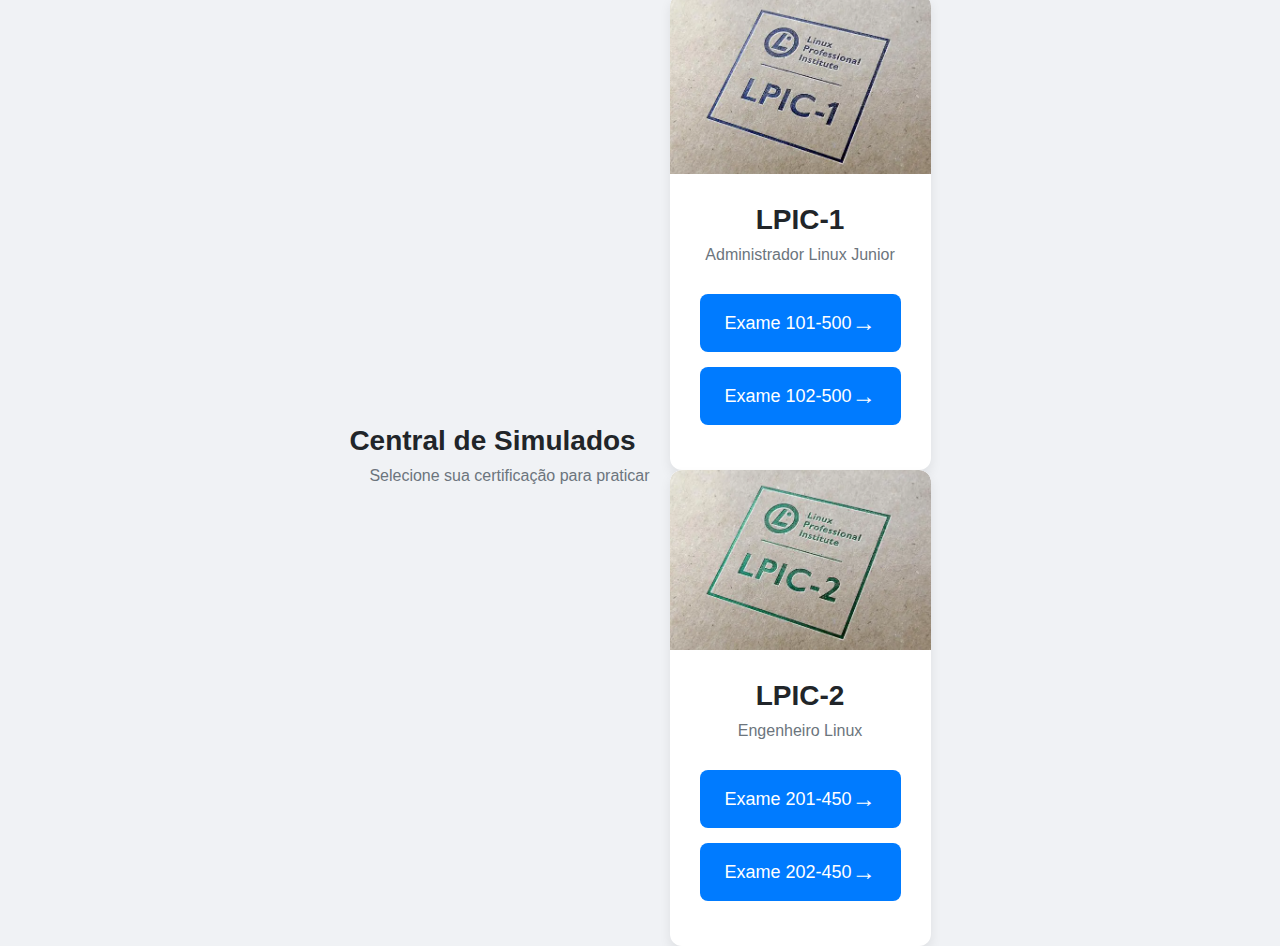
<file: index.html>
<!DOCTYPE html>
<html lang="pt-BR">
<head>
    <meta charset="UTF-8">
    <meta name="viewport" content="width=device-width, initial-scale=1.0">
    <title>Portal de Simulados Linux</title>
    <link rel="stylesheet" href="css/style.css?v=2"></head>
<body>

    <div class="page-header">
        <h1>Central de Simulados</h1>
        <p class="subtitle">Selecione sua certificação para praticar</p>
    </div>

    <div class="main-grid">

        <div class="container">
            <div class="cover-image-container">
                <img src="images/LPIC-1_0.webp" alt="Capa do Quiz LPIC-1">
            </div>

            <h1>LPIC-1</h1>
            <p class="subtitle">Administrador Linux Junior</p>

            <a href="quiz.html?assunto=lpic101" class="quiz-link">
                <span>Exame 101-500</span>
                <span>&rarr;</span>
            </a>
            <a href="quiz.html?assunto=lpic102" class="quiz-link">
                <span>Exame 102-500</span>
                <span>&rarr;</span>
            </a>
        </div>

        <div class="container">
            <div class="cover-image-container">
                <img src="images/LPIC-2_0.webp" alt="Capa do Quiz LPIC-2">
            </div>

            <h1>LPIC-2</h1>
            <p class="subtitle">Engenheiro Linux</p>

            <a href="quiz.html?assunto=lpic201" class="quiz-link">
                <span>Exame 201-450</span>
                <span>&rarr;</span>
            </a>
            <a href="quiz.html?assunto=lpic202" class="quiz-link">
                <span>Exame 202-450</span>
                <span>&rarr;</span>
            </a>
        </div>

        </div>

</body>
</html>
</file>
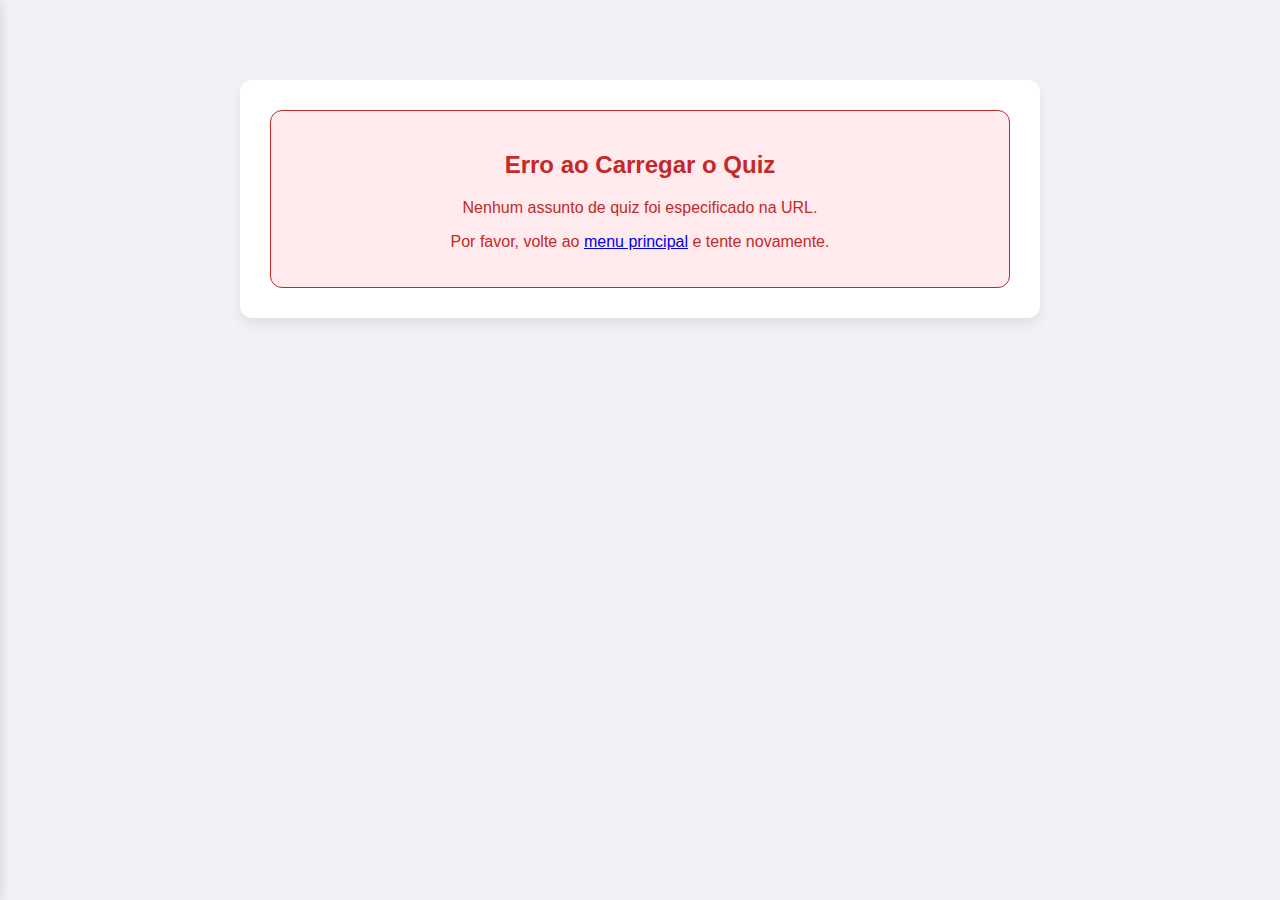
<file: quiz.html>
<!DOCTYPE html>
<html lang="pt-BR">
<head>
    <meta charset="UTF-8">
    <meta name="viewport" content="width=device-width, initial-scale=1.0">
    <title>Quiz LPIC-2</title>
    <link rel="stylesheet" href="css/quiz.css?v=3">
</head>
<body>

    <div style="position: fixed; top: 15px; left: 15px; z-index: 1001; display: flex; gap: 10px;">
    
        <button id="menu-toggle" class="hamburger-btn" aria-label="Abrir menu">
            <span></span>
            <span></span>
            <span></span>
        </button>

        <button id="theme-toggle" class="hamburger-btn" aria-label="Alternar Tema" style="font-size: 1.2rem;">
            🌙
        </button>

    </div>

    <div id="nav-overlay" class="overlay"></div>
    
    <nav id="nav-menu" class="nav-drawer">
        <h3>Navegar Questões</h3>
        <ul id="question-list">
            </ul>
    </nav>

    <div class="quiz-container">
        <div class="error-container" id="error-box" style="display: none;">
            <h2>Erro ao Carregar o Quiz</h2>
            <p id="error-message"></p>
            <p>Por favor, volte ao <a href="index.html">menu principal</a> e tente novamente.</p>
        </div>

        <div id="quiz-content">
            <div class="question-header">
                <h2 id="question-title">Carregando pergunta...</h2>
                <p id="progress">Pergunta 1/X</p>
            </div>
            
            <div id="answers" class="answers">
                </div>
            
            <div id="explanation-box" class="explanation-container" style="display: none;">
                </div>

            <div class="quiz-footer">
                <button id="next-btn" class="action-btn">Próxima</button>
            </div>
        </div>

        <div id="score-box" class="score-container" style="display: none;">
            <h2 id="score-title">Quiz Finalizado!</h2>
            <p id="score-text">Você acertou X de Y perguntas.</p>
            </div>
    </div>

    <script src="js/quiz.js" defer></script>
</body>
</html>
</file>
<file: css/style.css>
/* Estilos da página principal (index.html) */

body {
    font-family: -apple-system, BlinkMacSystemFont, "Segoe UI", Roboto, Helvetica, Arial, sans-serif;
    background-color: #f0f2f5;
    display: flex;
    justify-content: center;
    align-items: center;
    height: 100vh;
    margin: 0;
    padding: 20px;
}

.container {
    text-align: center;
    background-color: #fff;
    /* Mais padding e borda mais arredondada */
    padding-bottom: 30px; /* Reduz padding-bottom para que a imagem "grude" menos */
    border-radius: 12px;
    /* Sombra mais suave */
    box-shadow: 0 6px 12px rgba(0,0,0,0.08);
    max-width: 450px;
    width: 100%;
    box-sizing: border-box;
    overflow: hidden; /* Garante que a imagem arredondada não "escape" */
}

/* --- Estilos da Imagem de Capa --- */
.cover-image-container {
    width: 100%;
    height: 180px; /* Altura fixa para a imagem */
    overflow: hidden; /* Para garantir que a imagem se ajuste */
    border-top-left-radius: 12px; /* Arredonda as bordas superiores */
    border-top-right-radius: 12px;
    margin-bottom: 30px; /* Espaço entre a imagem e o título */
}
.cover-image-container img {
    width: 100%;
    height: 100%;
    object-fit: cover; /* Faz a imagem cobrir o container sem distorcer */
    display: block; /* Remove espaço extra abaixo da imagem */
}
/* --- Fim dos Estilos da Imagem de Capa --- */

h1 {
    color: #212529;
    margin-top: 0;
    margin-bottom: 10px; /* Reduz margem inferior do título */
    font-size: 28px;
}

.subtitle {
    color: #6c757d;
    font-size: 16px;
    margin-top: 0;
    margin-bottom: 30px; /* Mantém a margem para separar dos botões */
    padding: 0 20px; /* Adiciona padding lateral para o subtítulo */
}

.quiz-link {
    display: flex;
    justify-content: space-between;
    align-items: center;
    background-color: #007bff;
    color: white;
    padding: 15px 25px;
    margin: 15px 30px; /* Adiciona margem horizontal aos botões */
    border-radius: 8px;
    text-decoration: none;
    font-size: 18px;
    font-weight: 500;
    transition: all 0.2s ease-in-out;
}
.quiz-link:hover {
    background-color: #0056b3;
    transform: scale(1.03);
    box-shadow: 0 4px 15px rgba(0,123,255,0.25);
}

.quiz-link span:last-child {
    font-size: 24px;
    font-weight: bold;
    transition: transform 0.2s ease-in-out;
}
.quiz-link:hover span:last-child {
    transform: translateX(5px);
}
</file>
<file: css/quiz.css>
/* css/quiz.css - Versão Final Gold */

/* =========================================
   ESTILOS GERAIS E BASE
   ========================================= */
body {
    font-family: -apple-system, BlinkMacSystemFont, "Segoe UI", Roboto, Helvetica, Arial, sans-serif;
    background-color: #f0f2f5;
    margin: 0;
    padding: 0;
}

/* --- Menu Hambúrguer e Botões (COM CORREÇÃO MOBILE) --- */
.hamburger-btn {
    background: #fff;
    border: 1px solid #ccc;
    border-radius: 8px;
    padding: 0;
    margin: 0;
    cursor: pointer;
    box-shadow: 0 2px 5px rgba(0,0,0,0.1);
    width: 45px;
    height: 45px;
    
    /* --- FIX PARA MOBILE (iOS/Android) --- */
    -webkit-appearance: none; /* Remove estilo nativo iOS */
    appearance: none;         /* Remove estilo nativo Android */
    line-height: 1;           /* Remove espaçamento vertical do texto/emoji */
    touch-action: manipulation;
    /* ------------------------------------- */
    
    /* Centralização Absoluta */
    display: flex;
    flex-direction: column;
    justify-content: center;
    align-items: center;
    box-sizing: border-box;
}

.hamburger-btn span {
    display: block;
    width: 20px;
    height: 3px;
    background: #333;
    
    /* O SEGREDO DO ALINHAMENTO DO ÍCONE: */
    margin: 2px auto; /* Auto nas laterais força o centro */
    
    border-radius: 2px;
    transform-origin: center;
}

/* --- Menu Lateral (Drawer) --- */
.nav-drawer {
    position: fixed;
    top: 0;
    left: 0;
    width: 300px;
    height: 100%;
    background: #fff;
    box-shadow: 2px 0 10px rgba(0,0,0,0.1);
    transform: translateX(-100%);
    transition: transform 0.3s ease-in-out;
    z-index: 1000;
    overflow-y: auto;
}
.nav-drawer.open {
    transform: translateX(0);
}
.nav-drawer h3 {
    padding: 20px;
    margin: 0;
    border-bottom: 1px solid #eee;
    color: #212529;
}
#question-list {
    list-style: none;
    padding: 0;
    margin: 0;
}
#question-list li a {
    display: block;
    padding: 15px 20px;
    text-decoration: none;
    color: #333;
    border-bottom: 1px solid #f0f0f0;
    white-space: nowrap;
    overflow: hidden;
    text-overflow: ellipsis;
    font-size: 14px;
}
#question-list li a:hover {
    background: #f8f9fa;
}

/* --- Overlay --- */
.overlay {
    position: fixed;
    top: 0;
    left: 0;
    width: 100%;
    height: 100%;
    background: rgba(0,0,0,0.5);
    z-index: 999;
    display: none;
}
.overlay.open {
    display: block;
}

/* --- Layout do Quiz --- */
.quiz-container {
    background: #fff;
    width: 100%;
    max-width: 800px;
    border-radius: 12px;
    box-shadow: 0 6px 12px rgba(0,0,0,0.08);
    padding: 30px;
    box-sizing: border-box;
    margin: 20px auto; 
    margin-top: 80px;
}

.error-container {
    background-color: #ffebee;
    color: #c62828;
    border: 1px solid #c62828;
    padding: 20px;
    border-radius: 12px;
    text-align: center;
}
#quiz-content {
    display: none; 
}

/* Cabeçalho da Questão */
.question-header {
    display: flex;
    justify-content: space-between;
    align-items: flex-start;
    border-bottom: 1px solid #eee;
    padding-bottom: 10px;
    margin-bottom: 20px;
    gap: 15px; 
}
#question-title {
    font-size: 22px;
    color: #212529;
    margin-left: 0;
    flex-grow: 1; 
    word-break: break-word; 
}
#question-title code { 
    background: #eee;
    padding: 2px 6px;
    border-radius: 4px;
    font-family: monospace;
    font-size: 0.9em;
}
#question-title pre { 
    background: #eee;
    padding: 10px;
    border-radius: 5px;
    font-family: monospace;
    white-space: pre-wrap;
    word-break: break-all;
    font-size: 0.9em;
}
#progress {
    font-size: 16px;
    color: #555;
    white-space: nowrap; 
    flex-shrink: 0; 
    padding-top: 4px; 
}

/* Lista de Respostas (Estilo Base) */
.answers {
    margin: 0;
    padding: 0;
    list-style: none;
}

.answer-btn {
    display: flex;
    align-items: flex-start;
    width: 100%;
    background: #fff;
    border: 1px solid #ced4da;
    border-radius: 8px;
    padding: 15px;
    margin-bottom: 10px;
    text-align: left;
    font-size: 16px;
    cursor: pointer;
    transition: all 0.2s ease-in-out;
    box-sizing: border-box;
}
.answer-btn:hover:not([disabled]) {
    background: #fff;
    border-color: #007bff;
    transform: translateY(-2px);
    box-shadow: 0 4px 10px rgba(0,123,255,0.1);
}
.option-key {
    font-weight: bold;
    color: #212529;
    margin-right: 10px;
    flex-shrink: 0;
}
.option-text {
    flex-grow: 1;
    color: #495057;
    font-weight: 500;
    word-break: break-word;
}

.answer-btn:disabled {
    cursor: not-allowed;
    opacity: 0.9;
}

/* Inputs de Texto */
.answer-input {
    display: block;
    width: 100%;
    border: 1px solid #ced4da;
    border-radius: 8px;
    padding: 15px;
    margin-bottom: 10px;
    font-size: 16px;
    box-sizing: border-box; 
}

/* Explicação */
.explanation-container {
    background: #e7f3fe; 
    border: 1px solid #b0c4de; 
    border-radius: 8px;
    padding: 20px;
    margin-top: 20px;
    font-size: 16px;
    line-height: 1.6;
    color: #333;
    clear: both; 
}
.explanation-container strong {
    color: #0056b3; 
    display: block;
    margin-bottom: 5px;
}

/* Rodapé */
.quiz-footer {
    margin-top: 20px;
    text-align: right;
    clear: both;
}
.score-container {
    text-align: center;
}
.score-container h2 {
    color: #212529;
}

/* Botões de Ação */
.action-btn {
    background-color: #007bff;
    color: white;
    border: none;
    padding: 12px 25px;
    border-radius: 8px;
    font-size: 16px;
    font-weight: 500;
    cursor: pointer;
    transition: all 0.2s ease-in-out;
    text-decoration: none;
    display: inline-block;
}
.action-btn:hover:not([disabled]) {
    background-color: #0056b3;
    transform: scale(1.03);
    box-shadow: 0 4px 15px rgba(0,123,255,0.25);
}
.submit-fill-btn {
    text-align: center;
    width: auto; 
    float: right;
    margin-top: 10px; 
}
#next-btn { display: none; }
#restart-btn { text-align: center; }

/* Responsivo */
@media (max-width: 650px) {
    .quiz-container {
        padding: 15px;
        margin: 60px auto 10px;
    }
    .question-header {
        flex-direction: column-reverse;
        align-items: stretch;
        gap: 5px; 
        margin-bottom: 15px;
    }
    #question-title {
        font-size: 20px; 
    }
    #progress {
        text-align: right;
        padding-top: 0; 
        width: 100%; 
    }
}

/* =========================================
   DARK MODE (ESTILOS BASE)
   ========================================= */
body.dark-mode {
    background-color: #121212;
    color: #e0e0e0;
}
body.dark-mode .nav-drawer,
body.dark-mode .hamburger-btn {
    background-color: #1e1e1e;
    border-color: #333;
    color: #e0e0e0;
}
body.dark-mode .hamburger-btn span {
    background: #e0e0e0;
}
body.dark-mode .quiz-container {
    background-color: #1e1e1e;
    box-shadow: 0 6px 12px rgba(0,0,0,0.5);
    border: 1px solid #333;
}
body.dark-mode h2, 
body.dark-mode h3, 
body.dark-mode #question-title,
body.dark-mode .option-key {
    color: #ffffff;
}
body.dark-mode .question-header {
    border-bottom: 1px solid #333;
}
body.dark-mode #question-title code,
body.dark-mode #question-title pre {
    background: #2d2d2d;
    border: 1px solid #444;
    color: #f8f8f2;
}
body.dark-mode .answer-btn,
body.dark-mode .answer-input {
    background-color: #2d2d2d;
    border-color: #444;
    color: #e0e0e0;
}
body.dark-mode .answer-btn:hover:not([disabled]) {
    background-color: #383838;
    border-color: #007bff;
}
body.dark-mode .option-text {
    color: #ccc;
}
body.dark-mode .explanation-container {
    background: #1e2a36;
    border-color: #2c4a66;
    color: #e0e0e0;
}
body.dark-mode .explanation-container strong {
    color: #66b0ff;
}
body.dark-mode #question-list li a {
    color: #ccc;
    border-bottom: 1px solid #333;
}
body.dark-mode #question-list li a:hover {
    background: #2d2d2d;
}


/* ============================================================
   SISTEMA DE CORES E FEEDBACK (O FINAL DEFINITIVO)
   ============================================================ */

/* 1. LIGHT MODE (MODO CLARO) */
.answer-btn.selected {
    background-color: #d0e7ff !important; 
    border-color: #007bff !important;
}
.answer-btn.correct,
.answer-btn.selected.correct,
.answer-input.correct {
    background-color: #d4edda !important;
    border-color: #c3e6cb !important;
    color: #155724 !important;
}
.answer-btn.correct .option-key,
.answer-btn.correct .option-text {
    color: #155724 !important;
    font-weight: bold;
}
.answer-btn.incorrect,
.answer-btn.selected.incorrect,
.answer-input.incorrect {
    background-color: #f8d7da !important;
    border-color: #f5c6cb !important;
    color: #721c24 !important;
}
.answer-btn.incorrect .option-key,
.answer-btn.incorrect .option-text {
    color: #721c24 !important;
    font-weight: bold;
}
.answer-btn.missed {
    background-color: #fff !important;
    border: 2px dashed #155724 !important;
    color: #155724 !important;
}
.answer-btn.missed .option-key,
.answer-btn.missed .option-text {
    color: #155724 !important;
    font-weight: bold;
}


/* 2. DARK MODE (MODO ESCURO) - Override */
body.dark-mode .answer-btn.selected {
    background-color: #102a43 !important;
    border-color: #4dabf7 !important;
    color: #e0e0e0 !important;
}
body.dark-mode .answer-btn.selected .option-key {
    color: #4dabf7 !important;
    font-weight: bold;
}
body.dark-mode .answer-btn.selected:hover {
    background-color: #183552 !important;
}

/* Correto (Verde Escuro) */
body.dark-mode .answer-btn.selected.correct,
body.dark-mode .answer-btn.correct,
body.dark-mode .answer-input.correct {
    background-color: #153619 !important;
    border-color: #28a745 !important;
    color: #e6f4ea !important;
}
body.dark-mode .answer-btn.correct .option-key,
body.dark-mode .answer-btn.correct .option-text,
body.dark-mode .answer-btn.selected.correct .option-key {
    color: #e6f4ea !important;
}

/* Incorreto (Vermelho Escuro) */
body.dark-mode .answer-btn.selected.incorrect,
body.dark-mode .answer-btn.incorrect,
body.dark-mode .answer-input.incorrect {
    background-color: #42171b !important;
    border-color: #dc3545 !important;
    color: #f8d7da !important;
}
body.dark-mode .answer-btn.incorrect .option-key,
body.dark-mode .answer-btn.incorrect .option-text,
body.dark-mode .answer-btn.selected.incorrect .option-key {
    color: #f8d7da !important;
}

/* Missed (Verde Tracejado Escuro) */
body.dark-mode .answer-btn.missed {
    background-color: transparent !important;
    border-color: #28a745 !important;
    color: #28a745 !important;
}
body.dark-mode .answer-btn.missed .option-key,
body.dark-mode .answer-btn.missed .option-text {
    color: #28a745 !important;
}
</file>
